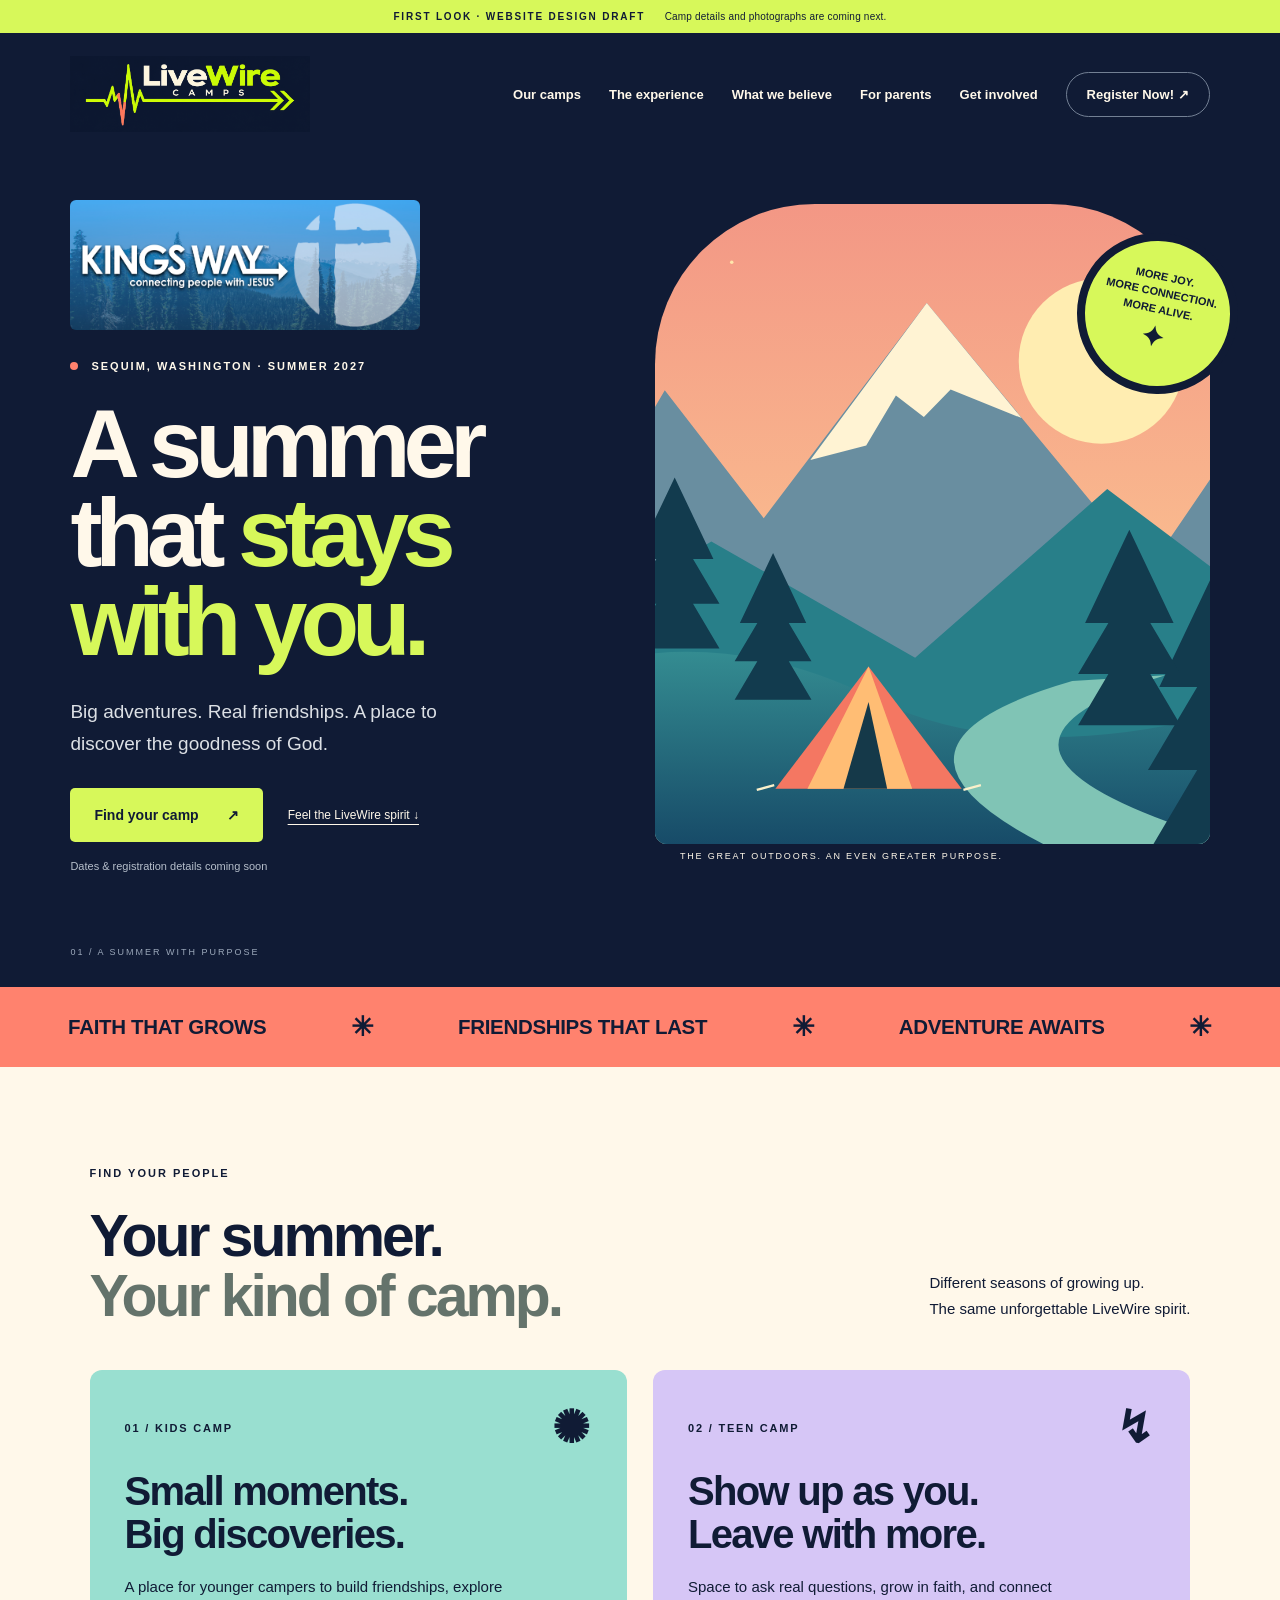
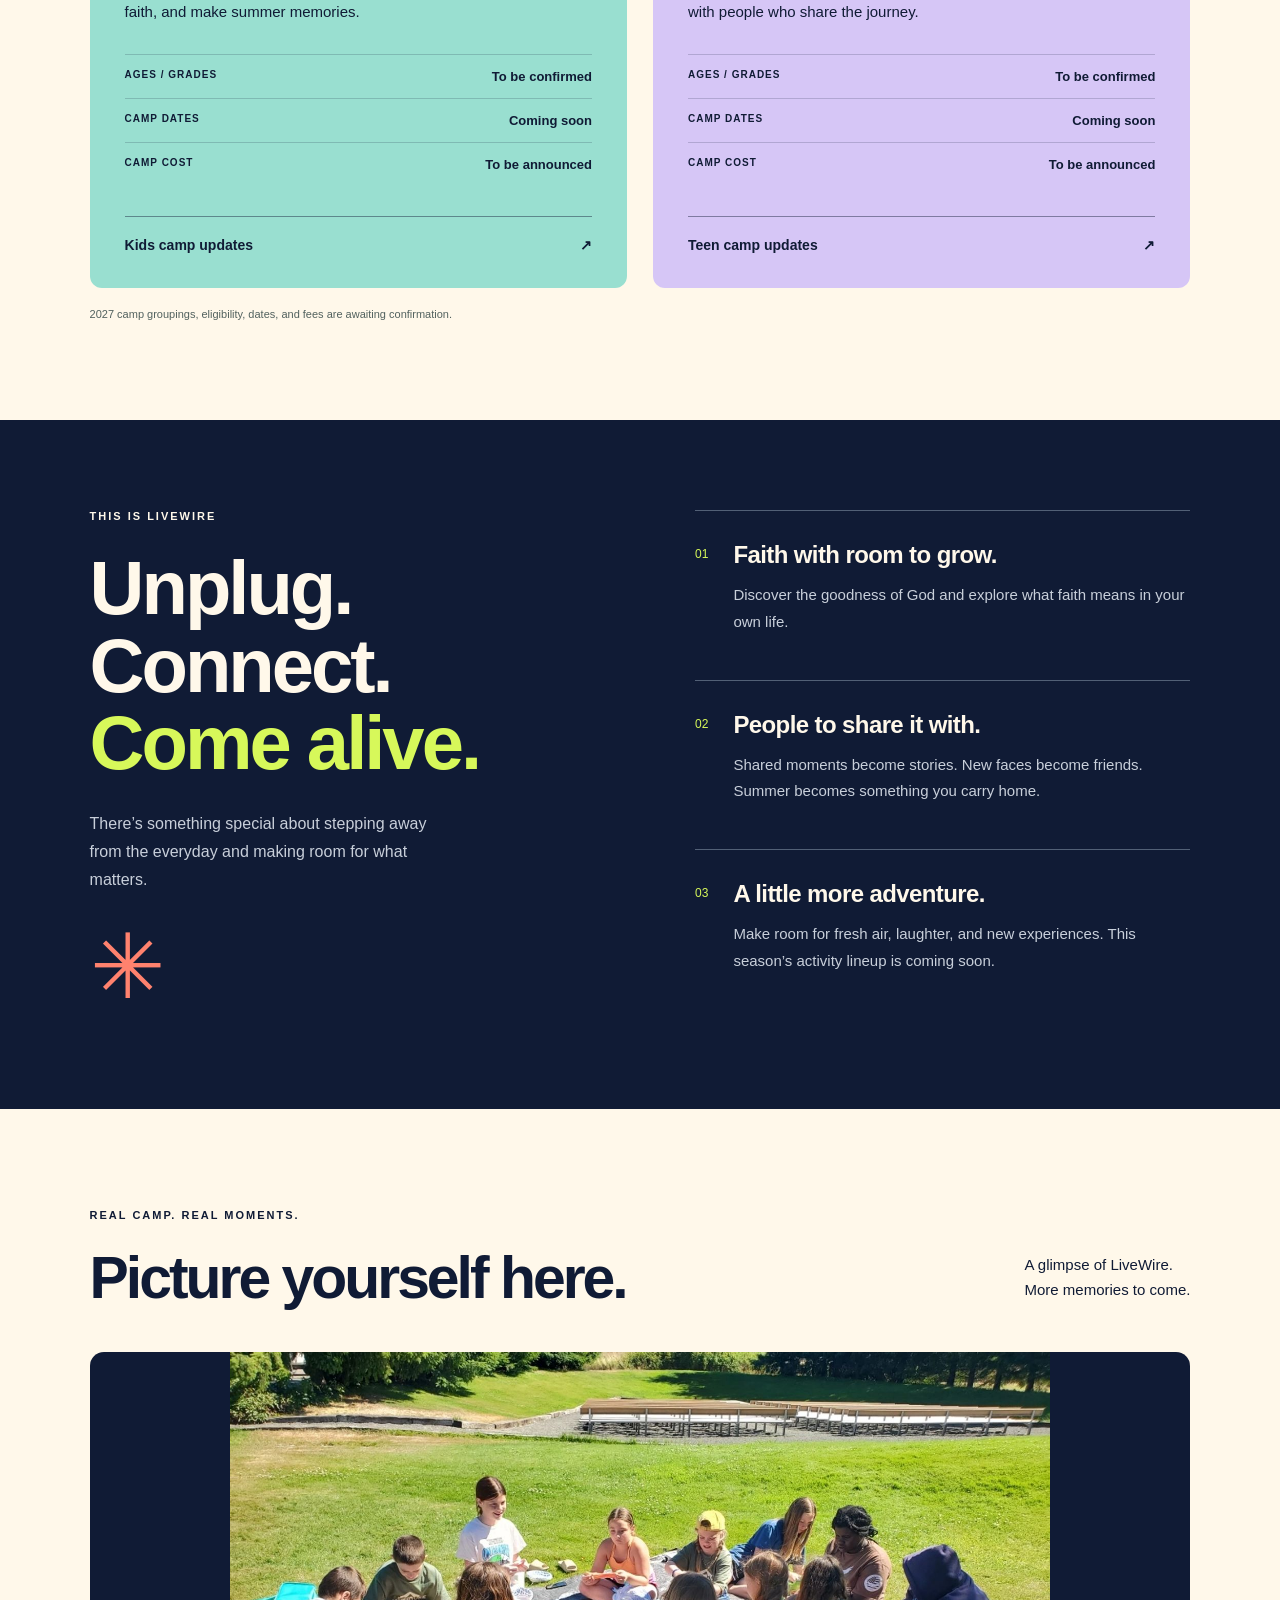
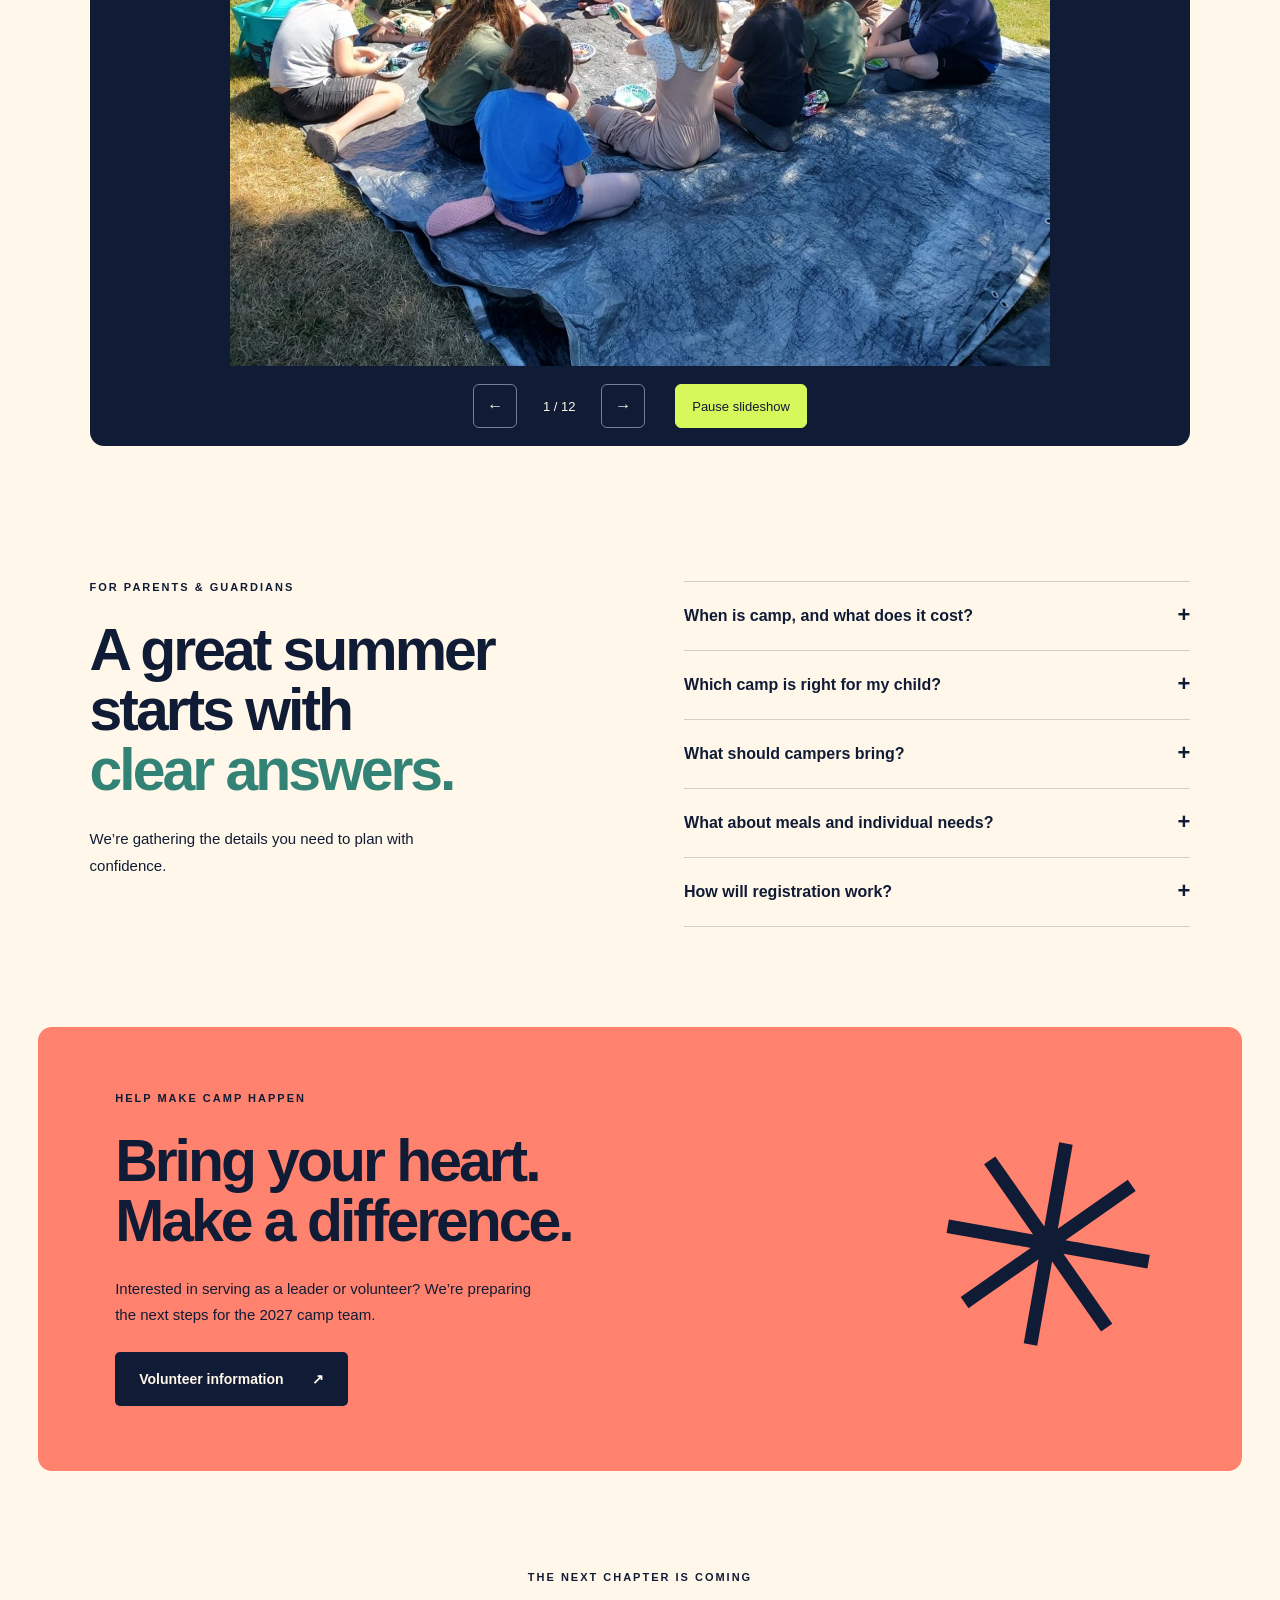
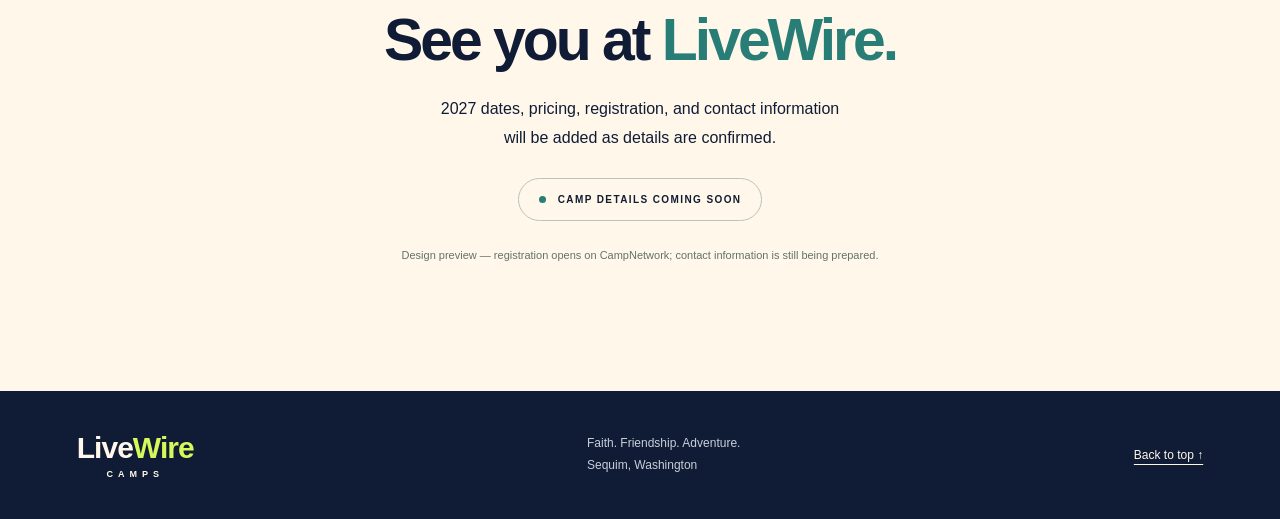
<file: LiveWire Website/public/index.html>
<!doctype html>
<html lang="en">
<head>
<meta charset="utf-8"><meta name="viewport" content="width=device-width, initial-scale=1"><meta name="robots" content="noindex,nofollow">
<meta name="description" content="A new season of LiveWire Camps in Sequim, Washington. Explore the first design draft."><meta name="theme-color" content="#101b35">
<title>LiveWire Camps | A summer that stays with you</title>
<link rel="stylesheet" href="styles.css">
</head>
<body>
<a class="skip" href="#main">Skip to content</a>
<div class="draft">FIRST LOOK · WEBSITE DESIGN DRAFT <span>Camp details and photographs are coming next.</span></div>
<header><a href="#" class="brand" aria-label="LiveWire Camps home"><img src="assets/livewire-logo-concept.png" alt="LiveWire Camps — heartbeat and arrow logo"></a><button class="menu" aria-expanded="false" aria-controls="nav">Menu <span>☰</span></button><nav id="nav" aria-label="Main navigation"><a href="#camps">Our camps</a><a href="#experience">The experience</a><a href="what-we-believe/">What we believe</a><a href="#parents">For parents</a><a href="#involved">Get involved</a><a href="https://portal.campnetwork.com/Register/Register.php?camp_id=398109" class="nav-cta" target="_blank" rel="noopener noreferrer" aria-label="Register Now! (opens in a new tab)">Register Now! ↗</a></nav></header>
<main id="main">
<section class="hero"><div class="hero-copy"><div class="church-identity church-full-logo"><img src="assets/kingsway-full-logo.jpg" alt="Kings Way — connecting people with Jesus" width="3545" height="1312"></div><p class="eyebrow"><span></span> SEQUIM, WASHINGTON · SUMMER 2027</p><h1>A summer<br>that <em>stays<br>with you.</em></h1><p class="intro">Big adventures. Real friendships. A place to discover the goodness of God.</p><div class="actions"><a class="button lime" href="#camps">Find your camp <span>↗</span></a><a class="text-link" href="#experience">Feel the LiveWire spirit ↓</a></div><p class="small-note">Dates & registration details coming soon</p></div><div class="hero-art"><img src="assets/camp-landscape.svg" alt="Illustrated mountain landscape with evergreen trees, a river, and a colorful tent at sunset"><div class="roundel">MORE JOY.<br>MORE CONNECTION.<br><strong>MORE ALIVE.</strong><span>✦</span></div><div class="art-caption">THE GREAT OUTDOORS. AN EVEN GREATER PURPOSE.</div></div><div class="hero-number">01 / A SUMMER WITH PURPOSE</div></section>
<div class="ribbon" aria-label="Faith, friendship, adventure"><span>FAITH THAT GROWS</span><b>✳</b><span>FRIENDSHIPS THAT LAST</span><b>✳</b><span>ADVENTURE AWAITS</span><b>✳</b></div>
<section id="camps" class="section camps"><div class="section-heading"><div><p class="eyebrow">FIND YOUR PEOPLE</p><h2>Your summer.<br><span>Your kind of camp.</span></h2></div><p>Different seasons of growing up.<br>The same unforgettable LiveWire spirit.</p></div><div class="camp-grid"><article class="camp-card kids"><div class="card-top"><span>01 / KIDS CAMP</span><span>✺</span></div><h3>Small moments.<br>Big discoveries.</h3><p>A place for younger campers to build friendships, explore faith, and make summer memories.</p><dl><div><dt>AGES / GRADES</dt><dd>To be confirmed</dd></div><div><dt>CAMP DATES</dt><dd>Coming soon</dd></div><div><dt>CAMP COST</dt><dd>To be announced</dd></div></dl><a href="#details">Kids camp updates <span>↗</span></a></article><article class="camp-card teens"><div class="card-top"><span>02 / TEEN CAMP</span><span>↯</span></div><h3>Show up as you.<br>Leave with more.</h3><p>Space to ask real questions, grow in faith, and connect with people who share the journey.</p><dl><div><dt>AGES / GRADES</dt><dd>To be confirmed</dd></div><div><dt>CAMP DATES</dt><dd>Coming soon</dd></div><div><dt>CAMP COST</dt><dd>To be announced</dd></div></dl><a href="#details">Teen camp updates <span>↗</span></a></article></div><p class="section-note">2027 camp groupings, eligibility, dates, and fees are awaiting confirmation.</p></section>
<section id="experience" class="experience"><div class="experience-title"><p class="eyebrow">THIS IS LIVEWIRE</p><h2>Unplug.<br>Connect.<br><em>Come alive.</em></h2><p>There’s something special about stepping away from the everyday and making room for what matters.</p><span class="asterisk">✳</span></div><div class="experience-list"><article><span>01</span><div><h3>Faith with room to grow.</h3><p>Discover the goodness of God and explore what faith means in your own life.</p></div></article><article><span>02</span><div><h3>People to share it with.</h3><p>Shared moments become stories. New faces become friends. Summer becomes something you carry home.</p></div></article><article><span>03</span><div><h3>A little more adventure.</h3><p>Make room for fresh air, laughter, and new experiences. This season’s activity lineup is coming soon.</p></div></article></div></section>
<section class="photo-section section"><div class="section-heading"><div><p class="eyebrow">REAL CAMP. REAL MOMENTS.</p><h2>Picture yourself here.</h2></div><p>A glimpse of LiveWire.<br>More memories to come.</p></div><div class="slideshow" role="region" aria-roledescription="carousel" aria-label="LiveWire camp photographs"><div class="slide-stage"><img src="assets/slideshow/camp-01.jpg" alt="LiveWire Camps gallery photo 1" width="1600" height="1067" class="active" fetchpriority="low"><img src="assets/slideshow/camp-02.jpg" alt="LiveWire Camps gallery photo 2" width="1600" height="1067" loading="lazy" aria-hidden="true"><img src="assets/slideshow/camp-03.jpg" alt="LiveWire Camps gallery photo 3" width="1600" height="1067" loading="lazy" aria-hidden="true"><img src="assets/slideshow/camp-04.jpg" alt="LiveWire Camps gallery photo 4" width="1600" height="1067" loading="lazy" aria-hidden="true"><img src="assets/slideshow/camp-05.jpg" alt="LiveWire Camps gallery photo 5" width="1600" height="1067" loading="lazy" aria-hidden="true"><img src="assets/slideshow/camp-06.jpg" alt="LiveWire Camps gallery photo 6" width="1600" height="1067" loading="lazy" aria-hidden="true"><img src="assets/slideshow/camp-07.jpg" alt="LiveWire Camps gallery photo 7" width="1600" height="1067" loading="lazy" aria-hidden="true"><img src="assets/slideshow/camp-08.jpg" alt="LiveWire Camps gallery photo 8" width="1600" height="1067" loading="lazy" aria-hidden="true"><img src="assets/slideshow/camp-09.jpg" alt="LiveWire Camps gallery photo 9" width="1600" height="1067" loading="lazy" aria-hidden="true"><img src="assets/slideshow/camp-10.jpg" alt="LiveWire Camps gallery photo 10" width="1600" height="1067" loading="lazy" aria-hidden="true"><img src="assets/slideshow/camp-11.jpg" alt="LiveWire Camps gallery photo 11" width="1600" height="1067" loading="lazy" aria-hidden="true"><img src="assets/slideshow/camp-12.jpg" alt="LiveWire Camps gallery photo 12" width="1600" height="1067" loading="lazy" aria-hidden="true"></div><div class="slide-controls"><button type="button" class="slide-prev" aria-label="Previous photograph">←</button><span class="slide-count">1 / 12</span><button type="button" class="slide-next" aria-label="Next photograph">→</button><button type="button" class="slide-toggle">Pause slideshow</button></div></div></section>
<section id="parents" class="parents section"><div><p class="eyebrow">FOR PARENTS & GUARDIANS</p><h2>A great summer <br>starts with <br><em>clear answers.</em></h2><p>We’re gathering the details you need to plan with confidence.</p></div><div class="faq"><details><summary>When is camp, and what does it cost?</summary><p>2027 dates and fees are being confirmed. Each camp listing will include approved dates, costs, and registration information when available.</p></details><details><summary>Which camp is right for my child?</summary><p>Age and grade eligibility will be published with the 2027 camp details, including guidance for campers at the boundaries between groups.</p></details><details><summary>What should campers bring?</summary><p>An updated packing list, arrival and departure instructions, and practical preparation information will be added here.</p></details><details><summary>What about meals and individual needs?</summary><p>Meal information and a verified contact for dietary, accessibility, and other individual questions will be provided before registration.</p></details><details><summary>How will registration work?</summary><p>Use “Register Now!” in the top menu to open the LiveWire Camps registration portal in a new tab. Check the portal for available sessions and registration details.</p></details></div></section>
<section id="involved" class="involved"><div><p class="eyebrow">HELP MAKE CAMP HAPPEN</p><h2>Bring your heart.<br><em>Make a difference.</em></h2><p>Interested in serving as a leader or volunteer? We’re preparing the next steps for the 2027 camp team.</p><a class="button navy" href="#details">Volunteer information <span>↗</span></a></div><div class="big-spark" aria-hidden="true">✳</div></section>
<section id="details" class="section details-section"><p class="eyebrow">THE NEXT CHAPTER IS COMING</p><h2>See you at <em>LiveWire.</em></h2><p>2027 dates, pricing, registration, and contact information<br>will be added as details are confirmed.</p><div class="status-tag"><span></span> CAMP DETAILS COMING SOON</div><p class="review-note">Design preview — registration opens on CampNetwork; contact information is still being prepared.</p></section>
</main><footer><a href="#" class="footer-wordmark">Live<span>Wire</span> <small>CAMPS</small></a><p>Faith. Friendship. Adventure.<br>Sequim, Washington</p><a href="#main">Back to top ↑</a></footer>
<script>const button=document.querySelector('.menu');const nav=document.querySelector('#nav');button.addEventListener('click',()=>{const open=button.getAttribute('aria-expanded')==='true';button.setAttribute('aria-expanded',String(!open));nav.classList.toggle('open',!open)});nav.querySelectorAll('a').forEach(a=>a.addEventListener('click',()=>{button.setAttribute('aria-expanded','false');nav.classList.remove('open')}));</script>
<script src="slideshow.js" defer></script>
</body></html>
</file>
<file: LiveWire Website/public/styles.css>
:root{--navy:#101b35;--cream:#fff8ea;--lime:#d7f85a;--coral:#ff826e;--teal:#99dfd0}*{box-sizing:border-box}html{scroll-behavior:smooth;scroll-padding-top:24px}body{margin:0;background:var(--cream);color:var(--navy);font-family:Arial,Helvetica,sans-serif}a{color:inherit}button,a,summary{-webkit-tap-highlight-color:transparent}a:focus-visible,button:focus-visible,summary:focus-visible{outline:3px solid #0c8b93;outline-offset:6px}.skip{position:fixed;top:-100px;background:var(--lime);padding:15px;z-index:10}.skip:focus{top:10px}.draft{text-align:center;background:var(--lime);padding:11px 20px;font-size:10px;font-weight:800;letter-spacing:1.8px}.draft span{font-weight:400;letter-spacing:.2px;margin-left:15px}header{display:flex;justify-content:space-between;align-items:center;padding:23px 5.5%;background:var(--navy);color:var(--cream)}.brand{display:block;width:240px}.brand svg{display:block;width:100%}nav{display:flex;gap:28px;align-items:center}nav a{text-decoration:none;font-size:13px;font-weight:bold}.nav-cta{border:1px solid #738094;padding:14px 20px;border-radius:30px}.menu{display:none}.hero{background:var(--navy);color:var(--cream);padding:45px 5.5% 30px;display:grid;grid-template-columns:1fr 1fr;gap:30px;overflow:hidden}.eyebrow{font-size:11px;letter-spacing:2px;font-weight:800;margin:0 0 27px}.eyebrow span,.status-tag span{display:inline-block;width:8px;height:8px;background:var(--coral);border-radius:50%;margin-right:8px}h1,h2,h3,p{margin-top:0}h1{font-size:clamp(68px,7.5vw,116px);letter-spacing:-7px;line-height:.93;margin-bottom:30px;font-weight:900}em{font-style:normal;color:var(--lime)}.intro{font-size:19px;line-height:1.65;max-width:380px;color:#dce0e5}.actions{display:flex;align-items:center;gap:25px;margin-top:29px}.button{display:inline-flex;justify-content:space-between;gap:28px;align-items:center;padding:19px 24px;border-radius:5px;text-decoration:none;font-weight:800;font-size:14px}.lime{background:var(--lime);color:var(--navy)}.text-link{font-size:12px;text-underline-offset:5px}.small-note{font-size:11px;color:#b6bfcb;margin:18px 0 35px}.hero-art{position:relative;margin:4px 0 25px;min-height:520px}.hero-art>img{width:100%;height:100%;object-fit:cover;border-radius:160px 160px 12px 12px;max-height:640px}.roundel{position:absolute;right:-20px;top:37px;border-radius:50%;width:145px;height:145px;background:var(--lime);color:var(--navy);font-size:11px;line-height:1.5;text-align:center;display:flex;flex-direction:column;justify-content:center;transform:rotate(12deg);box-shadow:0 0 0 8px var(--navy);font-weight:bold}.roundel span{font-size:28px}.art-caption{position:absolute;bottom:21px;left:25px;color:#fff8ea;font-size:9px;letter-spacing:1.8px}.hero-number{font-size:9px;letter-spacing:2px;color:#9ca9bb;grid-column:1/-1;padding-top:10px}.ribbon{background:var(--coral);display:flex;justify-content:space-around;align-items:center;gap:25px;padding:24px 3%;font-weight:900;font-size:clamp(11px,1.6vw,23px);letter-spacing:-.3px}.ribbon b{font-size:27px}.section{padding:100px 7%}.section-heading{display:flex;align-items:end;justify-content:space-between;gap:35px;margin-bottom:44px}h2{font-size:clamp(42px,4.6vw,68px);line-height:1.02;letter-spacing:-3px;margin-bottom:0}h2 span{color:#64736b}.section-heading>p{font-size:15px;line-height:1.7;margin-bottom:5px}.camp-grid{display:grid;grid-template-columns:1fr 1fr;gap:26px}.camp-card{padding:35px;border-radius:12px}.kids{background:var(--teal)}.teens{background:#d6c6f6}.card-top{display:flex;justify-content:space-between;font-size:11px;letter-spacing:1.8px;align-items:center;font-weight:bold}.card-top span+span{font-size:45px;line-height:1}.camp-card h3{font-size:40px;letter-spacing:-1.7px;line-height:1.06;margin:20px 0}.camp-card>p{font-size:15px;line-height:1.65;max-width:380px}.camp-card dl{margin:30px 0}.camp-card dl>div{display:flex;justify-content:space-between;border-top:1px solid #101b3530;padding:14px 0;gap:15px}.camp-card dt{font-size:10px;letter-spacing:1px;font-weight:bold}.camp-card dd{font-size:13px;font-weight:600;margin:0}.camp-card>a{border-top:1px solid #101b3570;padding-top:20px;display:flex;justify-content:space-between;text-decoration:none;font-weight:bold;font-size:14px}.section-note{font-size:11px;margin:20px 0 0;color:#52615e}.experience{display:grid;grid-template-columns:1fr 1fr;background:var(--navy);color:var(--cream);padding:90px 7%;gap:10%}.experience h2{font-size:76px}.experience-title>p:not(.eyebrow){max-width:350px;line-height:1.75;color:#c8cfda;margin:28px 0}.asterisk{font-size:90px;color:var(--coral);line-height:1}.experience-list article{display:flex;border-top:1px solid #526076;gap:25px;padding:30px 0}.experience-list article>span{color:var(--lime);font-size:12px;padding-top:6px}.experience-list h3{font-size:24px;letter-spacing:-.6px;margin-bottom:13px}.experience-list p{font-size:15px;color:#c8cfda;line-height:1.75}.photo-section{padding-bottom:70px}.photo-grid{display:grid;grid-template-columns:1.2fr 1fr 1fr;gap:20px}.photo-placeholder{height:300px;border-radius:10px;display:flex;flex-direction:column;align-items:center;justify-content:center;overflow:hidden;position:relative;border:1px solid #101b3515}.photo-one{background:#ffd393}.photo-two{background:#ffc6bd;transform:rotate(2deg)}.photo-three{background:#c6e4d8}.photo-placeholder>span{font-size:95px;line-height:1;margin-bottom:25px}.photo-placeholder p{font-weight:800;font-size:20px;letter-spacing:-.5px;margin-bottom:14px}.photo-placeholder small{font-size:9px;letter-spacing:1.5px}.parents{display:grid;grid-template-columns:1fr 1fr;gap:8%;padding-top:65px}.parents h2 em{color:#338276}.parents>div>p:not(.eyebrow){font-size:15px;line-height:1.8;max-width:340px;margin-top:25px}.faq details{border-top:1px solid #101b3530;padding:22px 0}.faq details:last-child{border-bottom:1px solid #101b3530}.faq summary{cursor:pointer;list-style:none;font-weight:700;font-size:16px;display:flex;justify-content:space-between;gap:20px;line-height:1.5}.faq summary::-webkit-details-marker{display:none}.faq summary:after{content:'+';font-size:22px;line-height:1}.faq details[open] summary:after{content:'−'}.faq p{font-size:14px;line-height:1.8;color:#495764;margin:20px 22px 0 0}.involved{margin:0 3%;border-radius:14px;background:var(--coral);padding:65px 6%;display:flex;justify-content:space-between;align-items:center;overflow:hidden}.involved h2 em{color:var(--navy)}.involved p:not(.eyebrow){max-width:440px;line-height:1.7;font-size:15px;margin:25px 0}.navy{background:var(--navy);color:var(--cream)}.big-spark{font-size:280px;line-height:1;transform:rotate(10deg);color:var(--navy)}.details-section{text-align:center}.details-section h2 em{color:#287d76}.details-section>p:not(.eyebrow){line-height:1.8;font-size:16px;margin:25px 0}.status-tag{display:inline-block;font-size:10px;font-weight:bold;letter-spacing:1.4px;border:1px solid #bac4b6;border-radius:25px;padding:15px 20px}.status-tag span{background:#287d76;width:7px;height:7px}.details-section .review-note{font-size:11px!important;color:#65716a}footer{background:var(--navy);color:var(--cream);padding:40px 6%;display:flex;align-items:center;justify-content:space-between;gap:25px}footer p{font-size:12px;line-height:1.8;margin:0;color:#c8cfda}footer>a:last-child{font-size:12px;text-underline-offset:5px}.footer-wordmark{font-size:30px;font-weight:900;text-decoration:none;letter-spacing:-1px}.footer-wordmark span{color:var(--lime)}.footer-wordmark small{display:block;font-size:9px;letter-spacing:5px;text-align:center;margin-top:4px}@media(min-width:1500px){.hero{padding-left:max(5.5%,calc((100vw - 1400px)/2));padding-right:max(5.5%,calc((100vw - 1400px)/2))}}@media(max-width:1050px){nav{gap:16px}.brand{width:190px}.hero{gap:25px}h1{letter-spacing:-4px}.actions{align-items:start;flex-direction:column;gap:20px}.hero-art{min-height:500px}.roundel{width:115px;height:115px;right:-5px;font-size:9px}.big-spark{font-size:200px}.camp-card h3{font-size:33px}.experience h2{font-size:64px}}@media(max-width:760px){.draft{font-size:9px;letter-spacing:1px}.draft span{display:none}header{padding:15px 6%;position:relative;flex-wrap:wrap}.brand{width:180px}.menu{display:flex;gap:15px;align-items:center;background:none;border:1px solid #738094;border-radius:5px;color:var(--cream);padding:10px 14px;font-size:12px}nav{display:none;width:100%;padding:25px 0 8px;align-items:stretch;gap:0}nav.open{display:flex;flex-direction:column}nav a{padding:15px 5px}.nav-cta{margin-top:8px;text-align:center}.hero{grid-template-columns:1fr;padding:30px 6% 24px;gap:20px}.eyebrow{font-size:9px;letter-spacing:1.6px;margin-bottom:22px}h1{font-size:77px;letter-spacing:-5px}.intro{font-size:17px;max-width:330px}.actions{flex-direction:row;align-items:center;gap:20px}.text-link{font-size:10px;max-width:105px;line-height:1.7}.small-note{margin-bottom:10px}.hero-art{height:410px;min-height:0;margin:0 8px 0 0}.hero-art>img{border-radius:130px 130px 9px 9px;object-position:50% 62%}.roundel{right:-8px;top:30px;width:110px;height:110px}.hero-number{padding-top:5px}.ribbon{gap:12px;padding:20px 10px;font-size:9px;letter-spacing:0}.ribbon b{font-size:18px}.ribbon b:last-child{display:none}.section{padding:65px 6%}.section-heading{align-items:start;flex-direction:column;gap:22px;margin-bottom:30px}h2{font-size:43px;letter-spacing:-2px}.section-heading>p{font-size:14px}.camp-grid{grid-template-columns:1fr;gap:20px}.camp-card{padding:28px}.camp-card h3{font-size:36px}.experience{grid-template-columns:1fr;padding:65px 6%;gap:35px}.experience h2{font-size:65px}.experience-title{position:relative}.asterisk{position:absolute;right:5px;bottom:15px;font-size:65px}.experience-title>p:not(.eyebrow){max-width:260px;font-size:14px}.experience-list article:last-child{padding-bottom:0}.photo-grid{grid-template-columns:1fr;gap:16px}.photo-placeholder{height:230px}.photo-two{transform:none}.photo-placeholder>span{font-size:70px;margin-bottom:20px}.parents{grid-template-columns:1fr;gap:25px;padding-top:10px}.parents h2 br{display:none}.involved{padding:45px 7%;margin:0 4%}.involved h2{font-size:40px}.big-spark{display:none}.involved .eyebrow{font-size:9px}.details-section h2{font-size:42px}.details-section>p br{display:none}footer{flex-wrap:wrap;padding:35px 6%}.footer-wordmark{width:50%;font-size:27px}.footer-wordmark small{text-align:left;padding-left:23px}footer>a:last-child{width:100%}}@media(prefers-reduced-motion:reduce){html{scroll-behavior:auto}}

.brand img{display:block;width:100%;height:76px;object-fit:cover;object-position:center}@media(max-width:760px){.brand img{height:63px}}
/* Beliefs page */
nav a[aria-current="page"]{color:var(--lime);text-underline-offset:7px;text-decoration:underline}.beliefs-hero{background:var(--navy);color:var(--cream);display:grid;grid-template-columns:1.6fr 1fr;gap:5%;padding:35px 7% 75px;align-items:center}.breadcrumb{font-size:11px;color:#bbc6d5;text-underline-offset:4px}.beliefs-hero .eyebrow{margin-top:45px;color:var(--teal)}.beliefs-hero h1{font-size:clamp(50px,5.5vw,84px);letter-spacing:-4px;line-height:1.02;margin-bottom:32px}.beliefs-intro{font-size:24px;font-weight:bold;margin-bottom:13px}.beliefs-subtitle{color:#c8cfda;line-height:1.8;font-size:17px;max-width:460px;margin-bottom:28px}.faith-art{height:360px;position:relative;border:1px solid #69798d;border-radius:180px 180px 12px 12px;overflow:hidden;background:#19344a}.faith-orbit{position:absolute;width:340px;height:340px;border:1px solid #60918c;border-radius:50%;left:50%;top:48%;transform:translate(-50%,-50%)}.faith-sun{background:var(--coral);border-radius:50%;position:absolute;width:200px;height:200px;left:50%;top:55px;transform:translateX(-50%)}.faith-cross{position:absolute;background:var(--cream);width:22px;height:170px;left:50%;top:83px;transform:translateX(-50%) rotate(-6deg)}.faith-cross:after{content:'';position:absolute;background:var(--cream);width:105px;height:22px;top:46px;left:-42px}.faith-star{position:absolute;right:20px;bottom:60px;font-size:90px;color:var(--lime);line-height:1}.faith-art>p{position:absolute;bottom:18px;left:0;right:0;text-align:center;font-size:9px;letter-spacing:2px}.beliefs-body{display:grid;grid-template-columns:230px 1fr;gap:8%;padding:85px 8%;align-items:start}.beliefs-body aside{position:sticky;top:30px}.belief-index{display:flex;flex-direction:column;align-items:stretch;gap:0}.belief-index a{border-top:1px solid #101b3520;padding:17px 0;font-size:14px;display:flex;gap:18px}.belief-index a:hover{color:#287d76}.belief-index a>span{color:#578477;font-size:10px}.belief{display:flex;gap:28px;padding:0 0 45px;margin-bottom:45px;border-bottom:1px solid #101b3525;scroll-margin-top:35px}.belief:last-child{margin-bottom:0}.belief-number{display:flex;flex:0 0 44px;height:44px;border-radius:50%;background:var(--teal);align-items:center;justify-content:center;font-size:12px;font-weight:bold}.belief:nth-child(3n+2) .belief-number{background:#d6c6f6}.belief:nth-child(3n) .belief-number{background:#ffc6bd}.belief h2{font-size:38px;letter-spacing:-1.5px;margin:2px 0 18px}.belief p{font-size:17px;line-height:1.9;color:#354556;max-width:750px;margin-bottom:0}.affiliation{margin:0 5%;padding:60px 6%;border-radius:12px;background:var(--teal);display:flex;align-items:center;justify-content:space-between;gap:25px}.affiliation h2{font-size:48px;margin-bottom:30px}.affiliation h2 em{color:#286757}.affiliation>span{font-size:170px;line-height:1;color:#286757}.beliefs-return{text-align:center;padding:85px 7%;background:var(--navy);color:var(--cream);margin-top:80px}.beliefs-return h2{font-size:48px;margin-bottom:30px}@media(min-width:761px) and (max-width:1100px){header{padding-left:4%;padding-right:4%}header nav{gap:12px}header nav a{font-size:11px}.nav-cta{padding:12px}.brand{width:170px}.beliefs-body{grid-template-columns:190px 1fr;gap:6%}}@media(max-width:760px){.beliefs-hero{grid-template-columns:1fr;padding:25px 6% 45px;gap:35px}.beliefs-hero h1{font-size:49px;letter-spacing:-2.5px}.beliefs-hero .eyebrow{margin-top:32px}.beliefs-subtitle{font-size:16px}.faith-art{height:300px;max-width:390px;width:100%;margin:auto}.faith-sun{top:35px}.faith-cross{top:63px}.faith-art .faith-orbit{width:280px;height:280px}.beliefs-body{display:block;padding:50px 6%}.beliefs-body aside{position:static;margin-bottom:45px}.belief-index{display:grid;grid-template-columns:1fr 1fr;gap:0 20px}.belief-index a{font-size:13px;padding:14px 0;gap:10px}.belief{gap:15px;padding-bottom:30px;margin-bottom:30px}.belief-number{flex-basis:34px;height:34px;font-size:10px}.belief h2{font-size:30px;margin:1px 0 15px;letter-spacing:-1px}.belief p{font-size:16px;line-height:1.85}.affiliation{margin:0 4%;padding:40px 7%}.affiliation h2{font-size:35px}.affiliation>span{display:none}.beliefs-return{padding:60px 6%;margin-top:50px}.beliefs-return h2{font-size:38px}}

/* Homepage church identity */
.church-identity{display:flex;align-items:center;gap:14px;margin:0 0 30px}.church-identity img{width:64px;height:64px;object-fit:contain;border-radius:9px;flex-shrink:0}.church-identity span{display:block;color:var(--cream);font-size:13px;font-weight:800;letter-spacing:1.7px}.church-identity small{display:block;color:#bbc6d5;font-size:12px;margin-top:7px}@media(max-width:760px){.church-identity{margin-bottom:25px}.church-identity img{width:56px;height:56px}.church-identity span{font-size:11px}}

.church-full-logo{display:block;max-width:350px}.church-full-logo img{display:block;width:100%;height:auto;border-radius:6px}@media(max-width:760px){.church-full-logo{max-width:300px}.church-full-logo img{width:100%;height:auto}}

/* Rotating gallery: replace assets/slideshow/camp-01.jpg through camp-12.jpg. */
.slideshow{background:var(--navy);border-radius:14px;overflow:hidden}.slide-stage{position:relative;height:clamp(280px,48vw,620px)}.slide-stage img{position:absolute;inset:0;width:100%;height:100%;object-fit:contain;opacity:0;transition:opacity .7s ease;visibility:hidden}.slide-stage img.active{opacity:1;visibility:visible}.slide-controls{display:flex;justify-content:center;align-items:center;gap:18px;padding:18px;color:var(--cream);flex-wrap:wrap}.slide-controls button{min-height:44px;min-width:44px;border:1px solid #738094;border-radius:6px;background:transparent;color:var(--cream);font:inherit;cursor:pointer}.slide-controls button:hover{background:#29364e}.slide-count{font-size:13px;min-width:48px;text-align:center}.slide-controls .slide-toggle{padding:10px 16px;margin-left:12px;font-size:13px;background:var(--lime);color:var(--navy);border-color:var(--lime)}@media(max-width:760px){.slide-controls{gap:12px;padding:14px}.slide-controls .slide-toggle{margin-left:0}}@media(prefers-reduced-motion:reduce){.slide-stage img{transition:none}}
.slide-controls .slide-toggle:hover{background:#e5ff8c}
</file>
